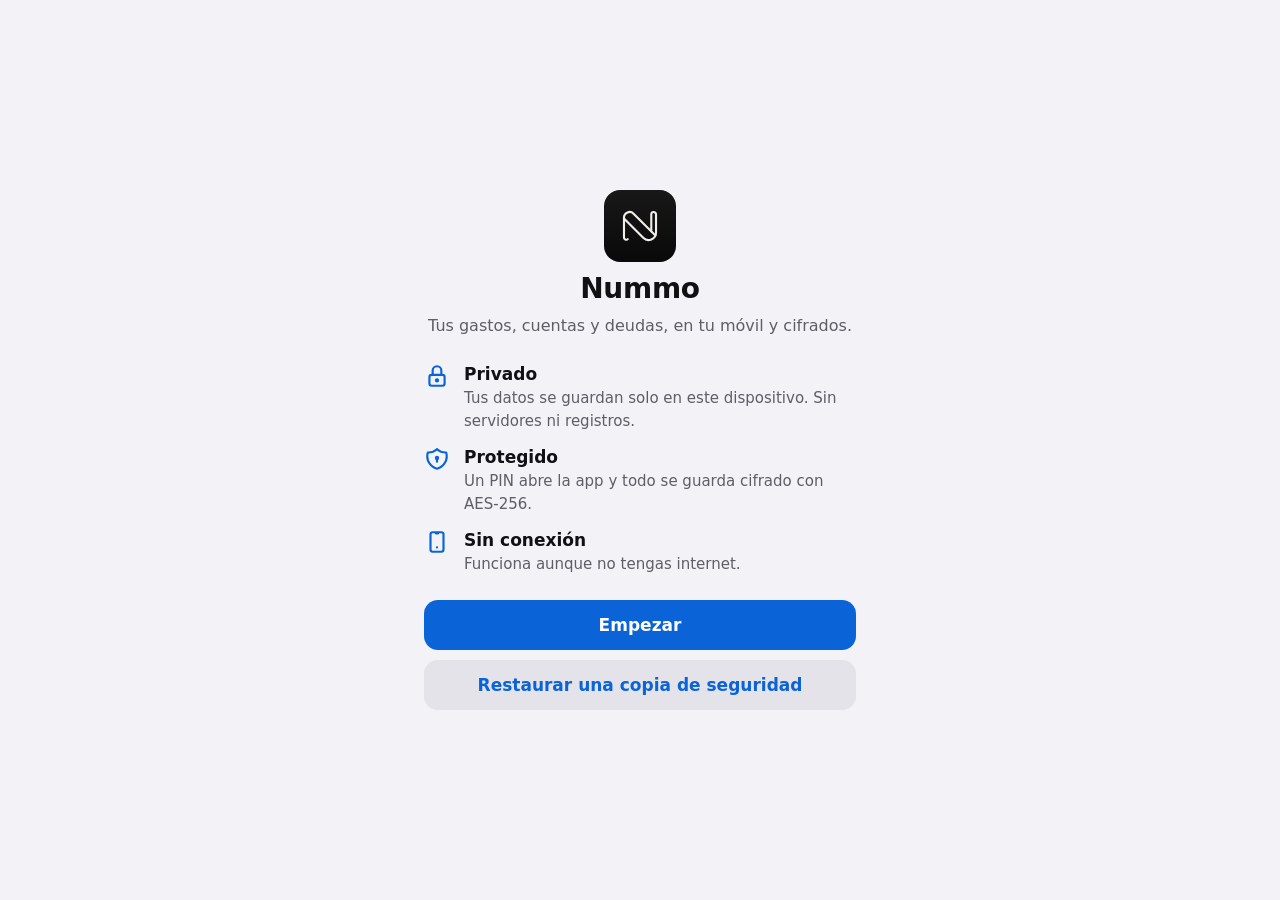
<file: app/index.html>
<!doctype html>
<html lang="es">
<head>
  <meta charset="utf-8">
  <meta name="viewport" content="width=device-width, initial-scale=1, viewport-fit=cover">
  <meta http-equiv="Content-Security-Policy" content="default-src 'none'; script-src 'self'; style-src 'self'; img-src 'self'; connect-src 'self' https://api.enablebanking.com https://*.workers.dev; manifest-src 'self'; worker-src 'self'; base-uri 'none'; form-action 'none'; object-src 'none'; require-trusted-types-for 'script'; trusted-types app-sw">
  <meta name="referrer" content="no-referrer">
  <meta name="color-scheme" content="light dark">
  <meta name="theme-color" content="#0A64D8">
  <meta name="mobile-web-app-capable" content="yes">
  <meta name="apple-mobile-web-app-capable" content="yes">
  <meta name="apple-mobile-web-app-title" content="Nummo">
  <meta name="apple-mobile-web-app-status-bar-style" content="default">
  <meta name="format-detection" content="telephone=no">
  <meta name="description" content="Gastos, cuentas y deudas, cifrados en tu móvil.">
  <title>Nummo</title>
  <link rel="manifest" href="manifest.webmanifest">
  <link rel="icon" href="icons/icon.svg" type="image/svg+xml">
  <link rel="apple-touch-icon" href="icons/apple-touch-icon.png">
  <script src="js/theme-boot.js"></script>
  <link rel="stylesheet" href="css/app.css">
  <script type="module" src="js/main.js"></script>
</head>
<body>
  <div id="app"></div>
  <noscript><p class="screen">Nummo necesita JavaScript para funcionar.</p></noscript>
</body>
</html>
</file>
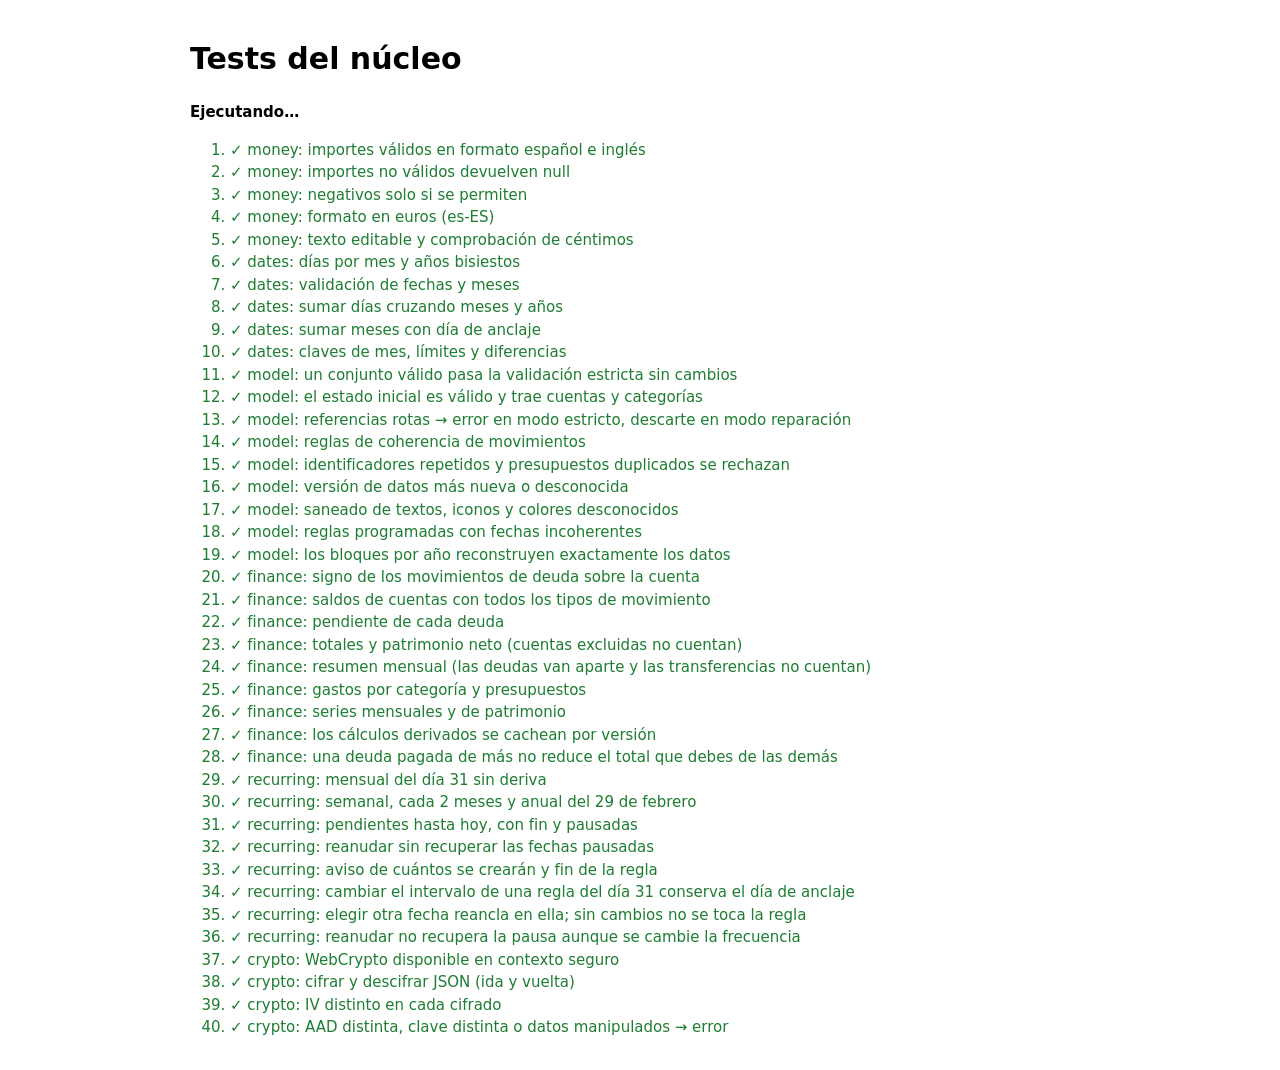
<file: tests/index.html>
<!doctype html>
<html lang="es">
<head>
  <meta charset="utf-8">
  <meta name="viewport" content="width=device-width, initial-scale=1">
  <meta http-equiv="Content-Security-Policy" content="default-src 'none'; script-src 'self'; style-src 'self'; connect-src 'self'; base-uri 'none'; form-action 'none'">
  <title>Tests — Nummo</title>
  <link rel="stylesheet" href="runner.css">
</head>
<body>
  <h1>Tests del núcleo</h1>
  <p id="summary">Ejecutando…</p>
  <ol id="results"></ol>
  <script type="module" src="run.js"></script>
</body>
</html>
</file>
<file: app/css/app.css>
/* Nummo — estilos. Sin dependencias ni fuentes externas.
   Modo claro/oscuro: lo fija la app con data-theme en <html> (js/theme-boot.js y ui/theme.js),
   por defecto según el sistema. El color de acento elegido sobrescribe --accent* en línea. */

/* ---------------------------------------------------------------- Tokens */
:root {
  color-scheme: light;
  --bg: #F2F2F7;
  --bg-elev: #FFFFFF;
  --bg-elev-2: #E9E9EE;
  --fill: rgba(118, 118, 128, 0.12);
  --fill-strong: rgba(118, 118, 128, 0.22);
  --text: #111114;
  --text-2: #5E5E66;
  --text-3: #8A8A92;
  --sep: rgba(60, 60, 67, 0.18);
  --accent: #0A64D8;
  --accent-fill: #0A64D8;
  --accent-bg: #E7F0FD;
  --on-accent: #FFFFFF;
  --pos: #1B7F3A;
  --pos-fill: #2E9E4F;
  --neg: #C42B1C;
  --neg-bg: #FDECEA;
  --warn: #9A5800;
  --warn-fill: #E09100;
  --warn-bg: #FFF3DD;
  --seg-on: #FFFFFF;
  --toast-bg: rgba(28, 28, 30, 0.95);
  --shadow: 0 1px 2px rgba(0, 0, 0, 0.05);
  --radius: 12px;
  --tabbar-h: 56px;
  --safe-top: env(safe-area-inset-top, 0px);
  --safe-bottom: env(safe-area-inset-bottom, 0px);
  --kb: 0px;
  /* Series de gráficas validadas (guía dataviz): contraste y separación para daltonismo */
  --series-1: #2a78d6;
  --series-income: #1baf7a;
  --series-expense: #eb6834;
  --font: -apple-system, BlinkMacSystemFont, "SF Pro Text", system-ui, "Segoe UI", Roboto, "Helvetica Neue", Arial, sans-serif;
}

:root[data-theme="dark"] {
  color-scheme: dark;
  --bg: #000000;
  --bg-elev: #1C1C1E;
  --bg-elev-2: #2C2C2E;
  --fill: rgba(118, 118, 128, 0.24);
  --fill-strong: rgba(118, 118, 128, 0.38);
  --text: #F5F5F7;
  --text-2: #AEAEB5;
  --text-3: #7C7C84;
  --sep: rgba(84, 84, 88, 0.65);
  --accent: #5AA2FF;
  --accent-fill: #1F6FEB;
  --accent-bg: rgba(90, 162, 255, 0.16);
  --on-accent: #FFFFFF;
  --pos: #45D16E;
  --pos-fill: #30B055;
  --neg: #FF6B5E;
  --neg-bg: rgba(255, 107, 94, 0.16);
  --warn: #FFB547;
  --warn-fill: #F0A020;
  --warn-bg: rgba(255, 181, 71, 0.16);
  --seg-on: #636366;
  --toast-bg: rgba(58, 58, 60, 0.97);
  --shadow: none;
  --series-1: #3987e5;
  --series-income: #199e70;
  --series-expense: #d95926;
}

/* Colores de cuentas y categorías (contraste ≥ 4,2:1 con el símbolo blanco) */
.tone-blue { --tone: #1C64D4; }
.tone-indigo { --tone: #4B4FD8; }
.tone-purple { --tone: #7A3FD1; }
.tone-pink { --tone: #C2255C; }
.tone-red { --tone: #D92D20; }
.tone-orange { --tone: #D9480F; }
.tone-amber { --tone: #B26B00; }
.tone-green { --tone: #2B8A3E; }
.tone-teal { --tone: #0B7D86; }
.tone-cyan { --tone: #1577A8; }
.tone-brown { --tone: #8A5A3B; }
.tone-gray { --tone: #5F6670; }
.tone-graphite { --tone: #343A40; }

/* ---------------------------------------------------------------- Base */
*, *::before, *::after { box-sizing: border-box; }
html { -webkit-text-size-adjust: 100%; text-size-adjust: 100%; background: var(--bg); }
body {
  margin: 0;
  min-height: 100dvh;
  background: var(--bg);
  color: var(--text);
  font: 17px/1.35 var(--font);
  -webkit-font-smoothing: antialiased;
  overscroll-behavior-y: none;
  -webkit-tap-highlight-color: transparent;
}
button, input, select, textarea { font: inherit; color: inherit; }
button { cursor: pointer; touch-action: manipulation; -webkit-user-select: none; user-select: none; }
a { color: var(--accent); }
h1, h2, h3, p { margin: 0; }
:focus-visible { outline: 2px solid var(--accent); outline-offset: 2px; }
/* Títulos enfocados por código al cambiar de pantalla (para lectores de pantalla): sin marco */
h1[tabindex="-1"]:focus { outline: none; }
[hidden] { display: none !important; }
.sr-only { position: absolute; width: 1px; height: 1px; padding: 0; margin: -1px; overflow: hidden; clip: rect(0 0 0 0); white-space: nowrap; border: 0; }
.num { font-variant-numeric: tabular-nums; }
.muted { color: var(--text-2); }
.pos { color: var(--pos); }
.neg { color: var(--neg); }
.warn { color: var(--warn); }
.neutral { color: var(--text-2); }
.icon { display: block; flex: none; }

/* ---------------------------------------------------------------- Estructura */
.app { min-height: 100dvh; padding-bottom: calc(var(--tabbar-h) + var(--safe-bottom) + 96px); }
.topbar {
  position: sticky;
  top: 0;
  z-index: 10;
  display: flex;
  align-items: center;
  gap: 4px;
  min-height: calc(var(--safe-top) + 52px);
  padding: calc(var(--safe-top) + 6px) 8px 6px 16px;
  background: color-mix(in srgb, var(--bg) 86%, transparent);
  -webkit-backdrop-filter: saturate(180%) blur(20px);
  backdrop-filter: saturate(180%) blur(20px);
}
.topbar h1 { flex: 1; min-width: 0; font-size: 30px; font-weight: 700; letter-spacing: -0.02em; white-space: nowrap; overflow: hidden; text-overflow: ellipsis; }
.topbar.sub { padding-left: 4px; }
.topbar.sub h1 { font-size: 17px; font-weight: 600; letter-spacing: 0; text-align: center; }
.topbar .back { display: inline-flex; align-items: center; gap: 0; min-width: 88px; }
.topbar .actions { display: flex; align-items: center; justify-content: flex-end; min-width: 44px; }
.topbar.sub .actions { min-width: 88px; }
.view { display: grid; gap: 22px; max-width: 720px; margin: 0 auto; padding: 6px 16px 16px; }

.tabbar {
  position: fixed;
  left: 0;
  right: 0;
  bottom: 0;
  z-index: 20;
  display: grid;
  grid-template-columns: repeat(5, minmax(0, 1fr));
  height: calc(var(--tabbar-h) + var(--safe-bottom));
  padding-bottom: var(--safe-bottom);
  background: color-mix(in srgb, var(--bg-elev) 88%, transparent);
  -webkit-backdrop-filter: saturate(180%) blur(20px);
  backdrop-filter: saturate(180%) blur(20px);
  border-top: 0.5px solid var(--sep);
}
.tab {
  display: flex;
  flex-direction: column;
  align-items: center;
  justify-content: center;
  gap: 2px;
  min-width: 0;
  border: 0;
  background: none;
  color: var(--text-2);
  font-size: 11px;
  font-weight: 500;
  text-decoration: none;
}
.tab .icon { width: 26px; height: 26px; }
.tab[aria-current="page"] { color: var(--accent); }
.fab {
  position: fixed;
  right: 16px;
  bottom: calc(var(--tabbar-h) + var(--safe-bottom) + 16px);
  z-index: 15;
  display: grid;
  place-items: center;
  width: 58px;
  height: 58px;
  border: 0;
  border-radius: 50%;
  background: var(--accent-fill);
  color: var(--on-accent);
  box-shadow: 0 6px 18px rgba(0, 0, 0, 0.28);
}
.fab .icon { width: 28px; height: 28px; }
.fab:active { transform: scale(0.94); }

/* ---------------------------------------------------------------- Secciones y listas */
.section { display: grid; gap: 8px; }
.section-head { display: flex; align-items: baseline; justify-content: space-between; gap: 12px; margin: 0 4px; }
.section-title { font-size: 20px; font-weight: 700; letter-spacing: -0.01em; }
.section-link { border: 0; background: none; padding: 4px 0; color: var(--accent); font-size: 15px; }
.caption { font-size: 13px; color: var(--text-2); margin: 0 4px; }
.list { margin: 0; padding: 0; list-style: none; background: var(--bg-elev); border-radius: var(--radius); overflow: hidden; box-shadow: var(--shadow); }
.list > li { position: relative; }
.list > li + li::before { content: ""; position: absolute; top: 0; left: 64px; right: 0; border-top: 0.5px solid var(--sep); z-index: 1; }
.list.plain > li + li::before { left: 16px; }
.row {
  display: flex;
  align-items: center;
  gap: 12px;
  width: 100%;
  min-height: 52px;
  padding: 10px 16px;
  border: 0;
  background: none;
  color: inherit;
  text-align: left;
  text-decoration: none;
}
button.row:active, a.row:active { background: var(--fill); }
.row-main { flex: 1; min-width: 0; display: grid; gap: 1px; }
.row-title { overflow: hidden; text-overflow: ellipsis; white-space: nowrap; }
.row-sub { overflow: hidden; text-overflow: ellipsis; white-space: nowrap; font-size: 14px; color: var(--text-2); }
.row-value { flex: none; text-align: right; white-space: nowrap; font-variant-numeric: tabular-nums; }
.row-value small { display: block; font-size: 13px; color: var(--text-2); }
.row .chev { color: var(--text-3); width: 18px; height: 18px; margin-right: -4px; }
.row .check { color: var(--accent); }
.row.danger { color: var(--neg); justify-content: center; }
.row.accent { color: var(--accent); }
.row .badge { margin-left: 6px; }
.day-head { display: flex; justify-content: space-between; margin: 0 4px; font-size: 13px; font-weight: 600; color: var(--text-2); text-transform: uppercase; letter-spacing: 0.02em; }

/* ---------------------------------------------------------------- Iconos de color */
.tile {
  display: grid;
  place-items: center;
  flex: none;
  width: 36px;
  height: 36px;
  border-radius: 9px;
  background: var(--tone, #5F6670);
  color: #fff;
}
:root[data-theme="dark"] .tile { box-shadow: inset 0 0 0 0.5px rgba(255, 255, 255, 0.14); }
.tile .icon { width: 22px; height: 22px; }
.tile .letters { font-size: 12px; font-weight: 700; letter-spacing: 0.01em; line-height: 1; }
.tile.sm { width: 28px; height: 28px; border-radius: 7px; }
.tile.sm .icon { width: 17px; height: 17px; }
.tile.sm .letters { font-size: 10px; }
.tile.lg { width: 64px; height: 64px; border-radius: 16px; }
.tile.lg .icon { width: 36px; height: 36px; }
.tile.lg .letters { font-size: 20px; }

/* ---------------------------------------------------------------- Tarjetas y cifras */
.card { display: grid; gap: 14px; padding: 16px; background: var(--bg-elev); border-radius: var(--radius); box-shadow: var(--shadow); }
button.card { width: 100%; border: 0; text-align: left; color: inherit; }
.card-head { display: flex; align-items: center; justify-content: space-between; gap: 12px; }
.card-title { font-size: 15px; font-weight: 600; color: var(--text-2); }
.hero-label { font-size: 15px; color: var(--text-2); }
.hero-value { font-size: 36px; font-weight: 700; letter-spacing: -0.02em; line-height: 1.1; }
.stats { display: grid; grid-template-columns: repeat(auto-fit, minmax(88px, 1fr)); gap: 12px 8px; }
.stats.two { grid-template-columns: repeat(2, minmax(0, 1fr)); }
.stat { display: grid; gap: 2px; min-width: 0; }
.stat-label { font-size: 13px; color: var(--text-2); }
.stat-value { font-size: clamp(13px, 3.8vw, 17px); font-weight: 600; white-space: nowrap; }
.kv { display: grid; grid-template-columns: 1fr auto; gap: 8px 0; margin: 0; font-variant-numeric: tabular-nums; }
.kv dt { color: var(--text-2); }
.kv dd { margin: 0; padding-left: 12px; text-align: right; }
.kv .total { font-weight: 700; color: var(--text); padding-top: 8px; border-top: 0.5px solid var(--sep); }
.notice { display: flex; gap: 12px; align-items: flex-start; padding: 14px 16px; border-radius: var(--radius); background: var(--accent-bg); }
.notice.warn { background: var(--warn-bg); }
.notice.danger { background: var(--neg-bg); }
.notice .icon { margin-top: 1px; color: var(--accent); }
.notice.warn .icon { color: var(--warn); }
.notice.danger .icon { color: var(--neg); }
.notice-body { flex: 1; display: grid; gap: 6px; font-size: 15px; }
.notice-title { font-weight: 600; }
.notice-actions { display: flex; flex-wrap: wrap; gap: 8px; margin-top: 4px; }
.badge { display: inline-block; padding: 2px 8px; border-radius: 10px; font-size: 12px; font-weight: 600; background: var(--fill); color: var(--text-2); vertical-align: 1px; }
.badge.warn { background: var(--warn-bg); color: var(--warn); }
.badge.danger { background: var(--neg-bg); color: var(--neg); }
.badge.ok { background: color-mix(in srgb, var(--pos-fill) 16%, transparent); color: var(--pos); }

/* ---------------------------------------------------------------- Progreso */
.progress { height: 8px; border-radius: 4px; background: var(--fill); overflow: hidden; }
.progress > span { display: block; width: var(--p, 0%); height: 100%; border-radius: inherit; background: var(--accent-fill); }
.progress.ok > span { background: var(--pos-fill); }
.progress.warn > span { background: var(--warn-fill); }
.progress.over > span { background: var(--neg); }
.budget { display: grid; gap: 8px; padding: 12px 16px; }
.budget > .row-main { gap: 8px; }
.budget-top { display: flex; align-items: center; gap: 12px; }
.budget-meta { display: flex; justify-content: space-between; gap: 8px; font-size: 13px; color: var(--text-2); font-variant-numeric: tabular-nums; }

/* ---------------------------------------------------------------- Botones */
.btn {
  display: inline-flex;
  align-items: center;
  justify-content: center;
  gap: 8px;
  width: 100%;
  min-height: 50px;
  padding: 0 20px;
  border: 0;
  border-radius: 14px;
  background: var(--fill);
  color: var(--accent);
  font-size: 17px;
  font-weight: 600;
  text-decoration: none;
}
.btn.primary { background: var(--accent-fill); color: var(--on-accent); }
.btn.danger { background: var(--neg-bg); color: var(--neg); }
.btn.small { width: auto; min-height: 36px; padding: 0 14px; border-radius: 18px; font-size: 15px; }
.btn:active { opacity: 0.75; }
.btn[aria-busy="true"] { opacity: 0.6; pointer-events: none; }
.btn-row { display: grid; grid-template-columns: repeat(auto-fit, minmax(140px, 1fr)); gap: 10px; }
.btn-text { min-height: 44px; padding: 8px; border: 0; background: none; color: var(--accent); font-size: 17px; }
.btn-text.strong { font-weight: 600; }
.btn-text.danger { color: var(--neg); }
.icon-btn { display: grid; place-items: center; width: 44px; height: 44px; border: 0; border-radius: 50%; background: none; color: var(--accent); }
.icon-btn:active { background: var(--fill); }
.icon-btn .icon { width: 24px; height: 24px; }

/* ---------------------------------------------------------------- Controles */
.seg { display: grid; grid-auto-columns: minmax(0, 1fr); grid-auto-flow: column; gap: 2px; padding: 2px; border-radius: 9px; background: var(--fill); }
.seg button { min-height: 34px; padding: 0 6px; border: 0; border-radius: 7px; background: none; font-size: 15px; font-weight: 500; white-space: nowrap; overflow: hidden; text-overflow: ellipsis; }
.seg button[aria-pressed="true"] { background: var(--seg-on); box-shadow: 0 1px 3px rgba(0, 0, 0, 0.14); font-weight: 600; }
.month-nav { display: flex; align-items: center; justify-content: space-between; gap: 8px; }
.month-nav .label { flex: 1; text-align: center; font-size: 17px; font-weight: 600; }
.month-nav .today { font-size: 13px; font-weight: 500; }
.toolbar { display: flex; gap: 8px; align-items: center; }
.search { position: relative; flex: 1; }
.search .icon { position: absolute; left: 10px; top: 50%; transform: translateY(-50%); width: 18px; height: 18px; color: var(--text-3); pointer-events: none; }
.search input { width: 100%; min-height: 40px; padding: 8px 12px 8px 36px; border: 0; border-radius: 10px; background: var(--fill); font-size: 17px; }

/* ---------------------------------------------------------------- Formularios */
.form { display: grid; gap: 18px; }
.field { display: grid; gap: 6px; min-width: 0; }
.field-label { margin: 0 4px; font-size: 13px; font-weight: 600; color: var(--text-2); text-transform: uppercase; letter-spacing: 0.02em; }
.input, .select {
  width: 100%;
  min-height: 48px;
  padding: 12px 14px;
  border: 0;
  border-radius: 12px;
  background: var(--bg-elev);
  font-size: 17px;
  box-shadow: var(--shadow);
}
.select { appearance: none; -webkit-appearance: none; background-image: none; }
.input::placeholder { color: var(--text-3); }
.input:focus, .select:focus { outline: 2px solid var(--accent); outline-offset: 0; }
.input[aria-invalid="true"] { outline: 2px solid var(--neg); }
.card .input, .card .select { background: var(--bg); box-shadow: none; }
input[type="date"].input { min-height: 48px; display: block; -webkit-appearance: none; appearance: none; text-align: left; }
input[type="date"].input::-webkit-date-and-time-value { text-align: left; }
.amount-field { display: flex; align-items: baseline; justify-content: center; gap: 6px; padding: 8px 0 4px; }
.amount-field input {
  width: 100%;
  min-width: 0;
  max-width: 280px;
  border: 0;
  background: none;
  font-size: 44px;
  font-weight: 700;
  letter-spacing: -0.02em;
  text-align: right;
  font-variant-numeric: tabular-nums;
  padding: 0;
}
.amount-field input:focus { outline: none; }
.amount-field input::placeholder { color: var(--text-3); }
.amount-field .currency { font-size: 32px; font-weight: 600; color: var(--text-2); }
.amount-compact-wrap { position: relative; }
.amount-compact-wrap span { position: absolute; right: 14px; top: 50%; transform: translateY(-50%); color: var(--text-2); pointer-events: none; }
.amount-compact { padding-right: 34px; text-align: right; }
.amount-row { display: flex; gap: 8px; }
.amount-row .amount-compact-wrap { flex: 1; min-width: 0; }
.sign-toggle { flex: none; min-width: 56px; border: 0; border-radius: 12px; background: var(--fill); color: var(--accent); font-size: 17px; font-weight: 600; }
.help { margin: 0 4px; font-size: 13px; color: var(--text-2); }
.error { margin: 0 4px; font-size: 14px; color: var(--neg); }
.error:empty { display: none; }
.quick { display: flex; flex-wrap: wrap; gap: 8px; }
.switch-row { display: flex; align-items: center; justify-content: space-between; gap: 12px; min-height: 52px; padding: 8px 16px; }
.switch-row label { flex: 1; }
.switch-row .row-sub { white-space: normal; }
.toggle {
  appearance: none;
  -webkit-appearance: none;
  position: relative;
  flex: none;
  width: 51px;
  height: 31px;
  margin: 0;
  border-radius: 16px;
  background: var(--fill-strong);
  transition: background 0.2s;
}
.toggle::after {
  content: "";
  position: absolute;
  top: 2px;
  left: 2px;
  width: 27px;
  height: 27px;
  border-radius: 50%;
  background: #fff;
  box-shadow: 0 2px 4px rgba(0, 0, 0, 0.22);
  transition: transform 0.2s;
}
.toggle:checked { background: var(--accent-fill); }
.toggle:checked::after { transform: translateX(20px); }
.stepper { display: inline-flex; align-items: center; gap: 4px; padding: 2px; border-radius: 10px; background: var(--fill); }
.stepper button { width: 40px; height: 34px; border: 0; border-radius: 8px; background: none; color: var(--accent); font-size: 20px; }
.stepper output { min-width: 28px; text-align: center; font-weight: 600; font-variant-numeric: tabular-nums; }

/* Selectores: chips, categorías, iconos y colores */
.chips { display: flex; gap: 8px; margin: 0 -16px; padding: 2px 16px; overflow-x: auto; scrollbar-width: none; overscroll-behavior-x: contain; }
.chips::-webkit-scrollbar { display: none; }
.chip {
  display: inline-flex;
  align-items: center;
  flex: none;
  gap: 8px;
  min-height: 42px;
  padding: 6px 14px 6px 6px;
  border: 0;
  border-radius: 21px;
  background: var(--bg-elev);
  box-shadow: inset 0 0 0 1px var(--sep);
  font-size: 15px;
  white-space: nowrap;
}
.chip.text-only { padding: 6px 14px; }
.chip[aria-pressed="true"] { background: var(--accent-bg); box-shadow: inset 0 0 0 2px var(--accent); font-weight: 600; }
.pick-grid { display: grid; grid-template-columns: repeat(auto-fill, minmax(76px, 1fr)); gap: 8px 4px; }
.pick {
  display: flex;
  flex-direction: column;
  align-items: center;
  gap: 6px;
  min-width: 0;
  padding: 8px 2px 6px;
  border: 0;
  border-radius: 12px;
  background: none;
  color: var(--text-2);
  font-size: 12px;
}
.pick span { max-width: 100%; overflow: hidden; text-overflow: ellipsis; white-space: nowrap; }
.pick[aria-pressed="true"] { background: var(--accent-bg); color: var(--text); font-weight: 600; }
.pick[aria-pressed="true"] .tile { box-shadow: 0 0 0 2px var(--bg), 0 0 0 4px var(--accent); }
.icon-grid { display: grid; grid-template-columns: repeat(auto-fill, minmax(52px, 1fr)); gap: 8px; }
.icon-choice { display: grid; place-items: center; height: 52px; border: 0; border-radius: 12px; background: var(--bg-elev); color: var(--text); }
.icon-choice .icon { width: 26px; height: 26px; }
.icon-choice[aria-pressed="true"] { background: var(--tone, var(--accent-fill)); color: #fff; }
.swatches { display: flex; flex-wrap: wrap; gap: 12px; }
.swatch { width: 38px; height: 38px; border: 0; border-radius: 50%; background: var(--tone); }
.swatch[aria-pressed="true"] { box-shadow: 0 0 0 3px var(--bg), 0 0 0 5px var(--tone); }
.preview { display: flex; justify-content: center; padding: 6px 0; }
.swatch-picker {
  position: relative;
  display: grid;
  place-items: center;
  width: 38px;
  height: 38px;
  border-radius: 50%;
  background: conic-gradient(#FF3B30, #FFCC00, #34C759, #00A6A6, #0A64D8, #AF52DE, #FF2D55, #FF3B30);
  color: #fff;
  cursor: pointer;
}
.swatch-picker input { position: absolute; inset: 0; width: 100%; height: 100%; margin: 0; padding: 0; border: 0; opacity: 0; cursor: pointer; }
.swatch-picker .icon { position: relative; pointer-events: none; filter: drop-shadow(0 1px 1px rgba(0, 0, 0, 0.45)); }
.swatch-picker.selected { box-shadow: 0 0 0 3px var(--bg), 0 0 0 5px var(--tone); }
.swatch-picker.selected::after { content: ""; position: absolute; inset: 8px; border-radius: 50%; background: var(--tone); box-shadow: 0 0 0 2px #fff; pointer-events: none; }
.swatch-picker.selected .icon { display: none; }
.swatch-picker:focus-within { outline: 2px solid var(--accent); outline-offset: 3px; }
.theme-preview { gap: 16px; }
.theme-preview .switch-row { padding: 0; min-height: 0; }

/* ---------------------------------------------------------------- Hojas (diálogos inferiores) */
dialog.sheet {
  position: fixed;
  inset: auto 0 0 0;
  display: flex;
  flex-direction: column;
  width: 100%;
  max-width: 640px;
  height: auto;
  max-height: calc(100dvh - var(--safe-top) - 12px);
  margin: 0 auto;
  padding: 0;
  border: 0;
  border-radius: 14px 14px 0 0;
  background: var(--bg);
  color: var(--text);
  overflow: hidden;
  overscroll-behavior: contain;
}
dialog.sheet.tall { height: calc(100dvh - var(--safe-top) - 12px); }
dialog.sheet:not([open]) { display: none; }
dialog.sheet::backdrop { background: rgba(0, 0, 0, 0.42); }
dialog.sheet[open] { animation: sheet-in 0.32s cubic-bezier(0.2, 0.9, 0.25, 1); }
dialog.sheet.closing { animation: sheet-out 0.22s ease-in forwards; }
.sheet-head { display: grid; grid-template-columns: minmax(0, 1fr) auto minmax(0, 1fr); align-items: center; gap: 4px; padding: 6px 8px 2px; }
.sheet-head > :first-child { justify-self: start; }
.sheet-head > :last-child { justify-self: end; }
.sheet-title { max-width: 60vw; font-size: 17px; font-weight: 600; text-align: center; white-space: nowrap; overflow: hidden; text-overflow: ellipsis; }
.sheet-body { flex: 1; display: grid; grid-auto-rows: max-content; align-content: start; gap: 20px; padding: 10px 16px calc(24px + var(--safe-bottom) + var(--kb)); overflow-y: auto; overscroll-behavior: contain; -webkit-overflow-scrolling: touch; }
@keyframes sheet-in { from { transform: translateY(100%); } to { transform: none; } }
@keyframes sheet-out { from { transform: none; } to { transform: translateY(100%); } }

dialog.alert {
  width: min(320px, calc(100vw - 48px));
  padding: 0;
  border: 0;
  border-radius: 16px;
  background: var(--bg-elev);
  color: var(--text);
  text-align: center;
}
dialog.alert::backdrop { background: rgba(0, 0, 0, 0.42); }
dialog.alert[open] { animation: alert-in 0.2s ease-out; }
.alert-body { display: grid; gap: 8px; padding: 20px 18px 16px; }
.alert-title { font-size: 17px; font-weight: 600; }
.alert-text { font-size: 15px; color: var(--text-2); }
.alert-body .input { margin-top: 8px; background: var(--bg); text-align: center; }
.alert-actions { display: grid; grid-auto-flow: column; grid-auto-columns: 1fr; border-top: 0.5px solid var(--sep); }
.alert-actions button { min-height: 46px; border: 0; background: none; color: var(--accent); font-size: 17px; }
.alert-actions button + button { border-left: 0.5px solid var(--sep); }
.alert-actions .strong { font-weight: 600; }
.alert-actions .danger { color: var(--neg); font-weight: 600; }
@keyframes alert-in { from { transform: scale(1.08); opacity: 0; } to { transform: none; opacity: 1; } }

/* ---------------------------------------------------------------- Avisos (toasts) */
.toasts {
  position: fixed;
  inset: auto 0 calc(var(--tabbar-h) + var(--safe-bottom) + 88px) 0;
  z-index: 1000;
  display: grid;
  justify-items: center;
  gap: 8px;
  width: 100%;
  max-width: none;
  height: auto;
  margin: 0;
  padding: 0 16px;
  border: 0;
  background: none;
  overflow: visible;
  pointer-events: none;
}
.toasts:popover-open { display: grid; }
.toast {
  display: flex;
  align-items: center;
  gap: 16px;
  width: 100%;
  max-width: 520px;
  padding: 12px 16px;
  border-radius: 14px;
  background: var(--toast-bg);
  color: #fff;
  font-size: 15px;
  box-shadow: 0 8px 24px rgba(0, 0, 0, 0.25);
  pointer-events: auto;
  animation: toast-in 0.25s ease-out;
}
.toast span { flex: 1; }
.toast button { border: 0; background: none; color: #7DBBFF; font-size: 15px; font-weight: 700; padding: 4px 0; }
.toast.error { background: #B3261E; }
.toast.error button { color: #fff; }
@keyframes toast-in { from { transform: translateY(12px); opacity: 0; } to { transform: none; opacity: 1; } }

/* ---------------------------------------------------------------- Bloqueo, PIN y bienvenida */
.screen {
  display: grid;
  align-content: center;
  justify-items: center;
  gap: 22px;
  min-height: 100dvh;
  max-width: 480px;
  margin: 0 auto;
  padding: calc(var(--safe-top) + 24px) 24px calc(var(--safe-bottom) + 24px);
  text-align: center;
}
.screen.top { align-content: start; }
.screen .lead { display: grid; gap: 8px; justify-items: center; }
.screen h1 { font-size: 28px; font-weight: 700; letter-spacing: -0.01em; }
.screen .text { color: var(--text-2); font-size: 16px; }
.screen .actions { display: grid; gap: 10px; width: 100%; }
.screen .notice, .screen .form, .screen .card { width: 100%; text-align: left; }
.app-logo { display: block; width: 72px; height: 72px; }
:root[data-theme="dark"] .app-logo { border-radius: 16px; box-shadow: 0 0 0 1px var(--sep); } /* placa oscura sobre fondo negro */
.app-mark {
  display: grid;
  place-items: center;
  width: 72px;
  height: 72px;
  border-radius: 16px;
  background: linear-gradient(180deg, #181818, #090909);
  color: #F2EFEB;
}
.app-mark .icon { width: 42px; height: 42px; }
.benefits { display: grid; gap: 14px; width: 100%; padding: 4px 0; margin: 0; list-style: none; text-align: left; }
.benefits li { display: flex; gap: 14px; align-items: flex-start; }
.benefits .icon { color: var(--accent); width: 26px; height: 26px; }
.benefits strong { display: block; }
.benefits span { color: var(--text-2); font-size: 15px; }
.pin-dots { display: flex; gap: 18px; justify-content: center; }
.pin-dots span { width: 14px; height: 14px; border-radius: 50%; border: 1.5px solid var(--text-2); transition: background 0.1s; }
.pin-dots span.on { background: var(--text); border-color: var(--text); }
.pin-dots.shake { animation: shake 0.42s; }
.pin-msg { min-height: 22px; font-size: 15px; color: var(--text-2); }
.pin-msg.error { color: var(--neg); }
.pin-pad { display: grid; grid-template-columns: repeat(3, 76px); gap: 16px 26px; justify-content: center; }
.pin-key {
  display: grid;
  place-items: center;
  width: 76px;
  height: 76px;
  border: 0;
  border-radius: 50%;
  background: var(--fill);
  font-size: 30px;
  font-weight: 400;
  font-variant-numeric: tabular-nums;
}
.pin-key:active { background: var(--fill-strong); }
.pin-key.ghost { background: none; }
.pin-key.ghost .icon { width: 28px; height: 28px; }
.pin-pad[aria-disabled="true"] { opacity: 0.45; pointer-events: none; }
@keyframes shake { 10%, 90% { transform: translateX(-2px); } 20%, 80% { transform: translateX(4px); } 30%, 50%, 70% { transform: translateX(-8px); } 40%, 60% { transform: translateX(8px); } }

/* Al salir de la app se ocultan los datos (la captura del selector de apps no los muestra) */
html.private #app,
html.private dialog,
html.private .toasts { visibility: hidden; }
html.private body { background: var(--bg) url("../icons/icon.svg") center / 72px no-repeat; }

/* ---------------------------------------------------------------- Estados vacíos */
.empty { display: grid; justify-items: center; gap: 10px; padding: 28px 16px; text-align: center; color: var(--text-2); }
.empty .icon { width: 40px; height: 40px; color: var(--text-3); }
.empty strong { color: var(--text); font-size: 17px; }

/* ---------------------------------------------------------------- Gráficas */
.chart-box { display: grid; gap: 8px; }
.chart { display: block; width: 100%; max-width: 520px; height: auto; margin: 0 auto; overflow: visible; }
.chart text { fill: var(--text-2); font-size: 11px; font-family: var(--font); font-variant-numeric: tabular-nums; }
.chart .grid { stroke: var(--sep); stroke-width: 1; }
.chart .axis { stroke: var(--text-3); stroke-width: 1; }
.chart .sel-band { fill: var(--fill); }
.chart .series-income { fill: var(--series-income); }
.chart .series-expense { fill: var(--series-expense); }
.chart .line { fill: none; stroke: var(--series-1); stroke-width: 2; stroke-linejoin: round; stroke-linecap: round; }
.chart .area { fill: var(--series-1); opacity: 0.1; }
.chart .crosshair { stroke: var(--text-3); stroke-width: 1; }
.chart .dot { fill: var(--series-1); stroke: var(--bg-elev); stroke-width: 2; }
.chart .hit { fill: transparent; outline: none; cursor: pointer; }
.chart .hit:focus-visible { stroke: var(--accent); stroke-width: 2; }
.chart .segment { fill: var(--tone); stroke: var(--bg-elev); stroke-width: 2; }
.chart .donut-value { fill: var(--text); font-size: 15px; font-weight: 700; }
.chart .donut-caption { fill: var(--text-2); font-size: 11px; }
.donut { max-width: 148px; }
.donut-wrap { display: grid; grid-template-columns: 148px minmax(0, 1fr); gap: 16px; align-items: center; }
@media (max-width: 359px) { .donut-wrap { grid-template-columns: 1fr; justify-items: center; } }
.share-list { display: grid; gap: 10px; margin: 0; padding: 0; list-style: none; min-width: 0; }
.share-list button { display: grid; grid-template-columns: auto minmax(0, 1fr) auto; align-items: center; gap: 8px; width: 100%; padding: 0; border: 0; background: none; text-align: left; font-size: 14px; }
.share-list .name { overflow: hidden; text-overflow: ellipsis; white-space: nowrap; }
.share-list .val { font-variant-numeric: tabular-nums; color: var(--text-2); }
.chart-legend { display: flex; flex-wrap: wrap; gap: 6px 14px; margin: 0; padding: 0; list-style: none; font-size: 13px; color: var(--text-2); }
.chart-legend li { display: inline-flex; align-items: center; gap: 6px; }
.chart-legend i { width: 10px; height: 10px; border-radius: 3px; }
.swatch-income { background: var(--series-income); }
.swatch-expense { background: var(--series-expense); }
.chart-tip { min-height: 20px; font-size: 14px; color: var(--text-2); }
.chart-tip strong { color: var(--text); font-variant-numeric: tabular-nums; }
.key { display: inline-block; width: 12px; height: 3px; margin-right: 4px; border-radius: 2px; vertical-align: middle; }
.key-income { background: var(--series-income); }
.key-expense { background: var(--series-expense); }
.table-view summary { padding: 4px 0; color: var(--accent); font-size: 15px; cursor: pointer; }
.table { width: 100%; margin-top: 8px; border-collapse: collapse; font-size: 14px; font-variant-numeric: tabular-nums; }
.table th, .table td { padding: 6px 4px; border-bottom: 0.5px solid var(--sep); font-weight: 400; text-align: right; }
.table th:first-child { text-align: left; }
.table thead th { font-size: 13px; color: var(--text-2); }

/* ---------------------------------------------------------------- Movimiento reducido */
@media (prefers-reduced-motion: reduce) {
  *, *::before, *::after { animation-duration: 0.01ms !important; transition-duration: 0.01ms !important; }
}

/* Pantallas anchas (iPad, ordenador) */
@media (min-width: 760px) {
  .tabbar { left: 50%; right: auto; width: 520px; transform: translateX(-50%); border-radius: 18px 18px 0 0; border: 0.5px solid var(--sep); border-bottom: 0; }
  .fab { right: max(16px, calc(50% - 344px)); }
}

/* ---------------------------------------------------------------- Desplegables, bancos e importación */
.select-wrap { position: relative; }
.select-wrap .select { padding-right: 44px; }
.select-wrap .icon { position: absolute; right: 14px; top: 50%; transform: translateY(-50%); pointer-events: none; color: var(--text-3); }
.badge.pending { background: var(--warn-bg); color: var(--warn); }
.origin { display: grid; gap: 4px; padding: 12px 14px; border-radius: 12px; background: var(--fill); font-size: 14px; color: var(--text-2); }
.origin strong { color: var(--text); font-weight: 600; }
.mono { font-variant-numeric: tabular-nums; letter-spacing: 0.02em; }
.code-box { margin-top: 8px; padding: 12px 14px; border-radius: 12px; background: var(--fill); font-size: 14px; overflow-wrap: anywhere; user-select: all; -webkit-user-select: all; }
.steps { margin: 0; padding-left: 22px; display: grid; gap: 8px; font-size: 15px; }
</file>
<file: tests/runner.css>
:root { color-scheme: light dark; font: 15px/1.5 -apple-system, system-ui, sans-serif; }
body { margin: 0 auto; max-width: 900px; padding: 16px; background: Canvas; color: CanvasText; }
#summary { font-weight: 600; }
.pass { color: #1e7d32; }
.fail { color: #c62828; }
li.fail { font-weight: 600; }
</file>
